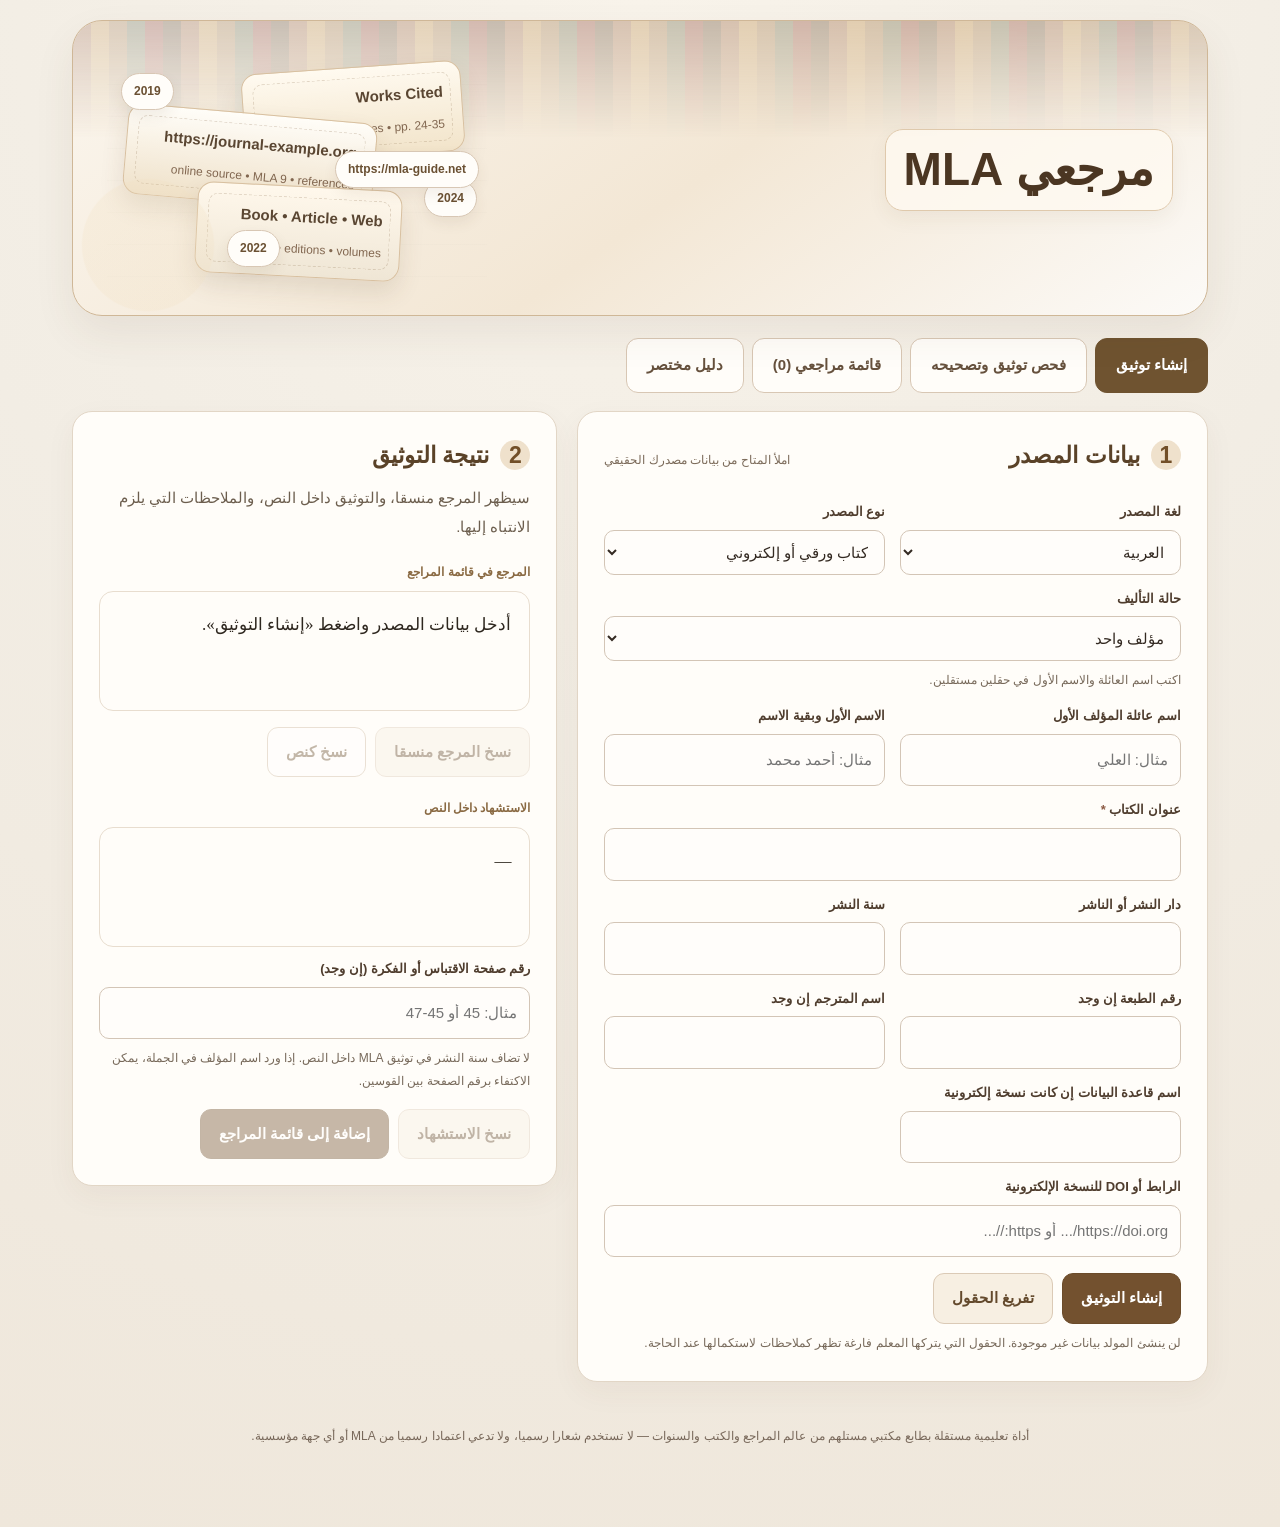
<file: index.html>
<!doctype html><html lang="ar" dir="rtl"><head><meta charset="utf-8"><meta name="viewport" content="width=device-width, initial-scale=1"><meta name="color-scheme" content="light"><title>مرجعي MLA</title><style>:root{--ink:#2e271f;--soft:#6c5e4e;--bg:#f2ede4;--cream:#fffdf8;--line:#d8c7b4;--lime:#d7c2a1;--lime2:#f7efe2;--green:#6f5330;--red:#8b5a43;--red-pale:#f9efe9;--gold:#b48a4f;--gold-pale:#fbf4e6}
*{box-sizing:border-box}
html{scroll-behavior:smooth}
body{margin:0;background:radial-gradient(circle at top,#f8f3ea 0,#f2ede4 45%,#efe7db 100%);color:var(--ink);font:15px/1.9 'Segoe UI',Tahoma,Arial,sans-serif}
button,input,textarea,select{font:inherit}
a{color:#6e4d26;text-underline-offset:3px}
button{cursor:pointer}
button:focus-visible,a:focus-visible,input:focus-visible,textarea:focus-visible,select:focus-visible{outline:3px solid #c8a66f;outline-offset:2px}
.wrap{max-width:1180px;margin:auto;padding:20px 22px 55px}
.hero{background:linear-gradient(145deg,#fbf6ee,#f3e7d5 55%,#fcfaf7);border:1px solid #cfb797;border-radius:30px;position:relative;overflow:hidden;padding:34px 34px 30px;margin-bottom:22px;box-shadow:0 18px 40px rgba(89,64,37,.08)}
.hero:before{content:'';position:absolute;top:0;left:0;right:0;height:118px;opacity:.28;background-image:repeating-linear-gradient(90deg,#8b5a43 0 18px,#b48a4f 18px 36px,#8f6b46 36px 54px,#55604c 54px 72px,#7a3232 72px 90px,#4d3b2f 90px 108px);mask-image:linear-gradient(#000,transparent)}
.hero:after{content:'';position:absolute;left:-35px;bottom:-40px;width:220px;height:220px;border-radius:50%;background:radial-gradient(circle,#f1dfbf 0,#f1dfbf 42%,transparent 43%);opacity:.23}
.hero>*{position:relative}
.eyebrow{font-weight:700;color:#85573c;font-size:13px;letter-spacing:.1px}
h1{font-size:clamp(30px,4.8vw,46px);line-height:1.3;color:#4b3622;margin:0}
h2{font-size:23px;line-height:1.5;margin:0 0 12px;color:#5a4228}
h3{font-size:18px;margin:0 0 11px;color:#65472f}
.hero p{font-size:15px;max-width:760px;margin:0;color:#655646}
.hero-grid{display:grid;grid-template-columns:1fr 380px;gap:24px;align-items:center;min-height:220px}.hero-copy{position:relative;z-index:1}.hero-copy h1{display:inline-block;background:rgba(255,250,242,.8);padding:10px 18px;border-radius:18px;border:1px solid #dfc9ac;box-shadow:0 8px 20px rgba(89,64,37,.06)}.hero-collage{position:relative;height:230px}.paper{position:absolute;background:linear-gradient(180deg,#fffaf0,#f2e4ca);border:1px solid #d8c0a0;border-radius:16px;box-shadow:0 12px 24px rgba(89,64,37,.12);padding:16px 18px;color:#5a4632}.paper:before{content:'';position:absolute;inset:10px;border:1px dashed rgba(123,93,58,.22);border-radius:10px}.paper strong,.paper small,.paper span{position:relative;z-index:1;display:block}.paper strong{font-size:15px;margin-bottom:6px}.paper small{font-size:12px;color:#826750}.paper.p1{width:220px;right:24px;top:12px;transform:rotate(-4deg)}.paper.p2{width:250px;left:18px;top:58px;transform:rotate(5deg);background:linear-gradient(180deg,#fffdf8,#efe1c9)}.paper.p3{width:205px;right:86px;bottom:8px;transform:rotate(3deg);background:linear-gradient(180deg,#fff8ec,#efe6d5)}.chip{position:absolute;background:#fffdf9;border:1px solid #d8c7b4;border-radius:999px;padding:6px 12px;font-size:12px;font-weight:700;color:#6a5032;box-shadow:0 6px 14px rgba(89,64,37,.08)}.chip.year1{left:14px;top:18px}.chip.year2{left:120px;bottom:18px}.chip.year3{right:10px;bottom:68px}.chip.url{right:8px;top:96px;max-width:170px;white-space:nowrap;overflow:hidden;text-overflow:ellipsis}.soft-lines{position:absolute;left:0;right:0;top:0;bottom:0;pointer-events:none;background-image:linear-gradient(transparent 0 92%,rgba(107,94,78,.06) 92% 94%,transparent 94%);background-size:100% 32px;opacity:.3}.badgelist{display:none}
.softbadge{display:none}
.topnav{display:flex;gap:8px;flex-wrap:wrap;margin-bottom:18px}
.tab{border:1px solid var(--line);background:#fffdf9;color:#66513d;padding:12px 20px;border-radius:12px;font-weight:700}
.tab[aria-selected=true]{background:#6f5330;color:#fff;border-color:#6f5330}
.panel{background:#fffdf9;border-radius:20px;border:1px solid #e2d6c6;box-shadow:0 10px 30px rgba(89,64,37,.05);padding:26px;margin-bottom:18px}
.panellead{color:var(--soft);margin:0 0 20px}
.two{display:grid;grid-template-columns:1.13fr .87fr;gap:20px;align-items:start}
.mini{font-size:12px;color:#7b6a59}
.formgrid{display:grid;grid-template-columns:1fr 1fr;gap:12px 15px}
.span2{grid-column:1/-1}
.field label{display:block;font-weight:700;font-size:13px;margin:0 0 5px;color:#4f3d2e}
.field input,.field select,.field textarea,textarea.large{width:100%;padding:11px 12px;border:1px solid #d3c5b6;border-radius:10px;background:#fffdfa;min-height:45px;color:#342a22;outline:none}
.field input:focus,.field select:focus,.field textarea:focus,textarea.large:focus{border-color:#a8824f;box-shadow:0 0 0 3px rgba(180,138,79,.17)}
.field textarea{resize:vertical;min-height:70px}
input[dir=ltr],textarea[dir=ltr]{text-align:left}
.subtle{background:#faf4eb;border:1px solid #eadbc9;border-radius:14px;padding:15px 17px;margin:15px 0}
.notice{border-right:4px solid #9d7640;background:#fcf5ea;padding:11px 15px;border-radius:9px;margin:12px 0;color:#5f4d3e;font-size:13px}
.warn{border-right-color:#b47e39;background:#fff7ea;color:#74572f}
.error{border-right-color:#a65b47;background:#fbefeb;color:#7a4337}
.tip{margin-top:8px;color:#77695a;font-size:12px}
.btnrow{display:flex;flex-wrap:wrap;gap:9px;margin-top:16px}
.btn{border:1px solid #6b4b2a;background:#73512f;color:white;border-radius:11px;padding:10px 18px;font-weight:700;min-height:42px}
.btn.secondary{color:#63492c;background:#f7efe2;border-color:#dbcab6}
.btn.outline{color:#6a5032;background:white;border-color:#cbb79f}
.btn.danger{background:#9a5848;border-color:#9a5848}
.btn:disabled{opacity:.4;cursor:not-allowed}
.resultbox{background:#fffdf9;border:1px solid #e8ddcf;padding:18px;border-radius:14px;min-height:120px;overflow-wrap:anywhere}
.resultbox p{margin:0 0 7px}
.citation{font-family:Georgia,'Times New Roman',Tahoma,serif;font-size:17px;line-height:1.8;white-space:normal;overflow-wrap:anywhere}
.citation em{font-style:italic}
[dir=rtl].citation{font-family:Tahoma,'Segoe UI',serif}
.kicker{font-weight:700;color:#8a6a43;font-size:12px;margin:8px 0 7px}
.issue{border-bottom:1px solid #ece1d4;padding:11px 0}
.issue:last-child{border-bottom:0}
.issue strong{display:block;font-size:14px}
.issue small{display:block;color:#6b5e51}
.state{display:inline-block;padding:3px 9px;border-radius:20px;font-size:11px;font-weight:700;background:#efe3d2;color:#684b2c}
.state.warning{background:#fff1db;color:#875e32}
.state.alert{background:#ffebe5;color:#9a493c}
.sectionhead{display:flex;gap:12px;align-items:center;justify-content:space-between;flex-wrap:wrap;margin:0 0 16px}
.help{background:#fcf9f3;border:1px solid #e8dece;border-radius:12px;padding:13px;font-size:13px;color:#5d5146}
.muted{color:#7d7063}
.entry{padding:16px;border:1px solid #e5daca;border-radius:13px;margin:12px 0;overflow-wrap:anywhere;background:#fffdfa}
.entry header{display:flex;justify-content:space-between;gap:12px;align-items:start}
.entry .citation{margin:12px 0 6px;font-size:16px}
.entry .btnrow{margin:8px 0 0}
.output-pair{display:grid;grid-template-columns:1fr;gap:13px}
.checklist{margin:0;padding-right:19px}
.checklist li{margin:5px 0}
.number{display:inline-flex;align-items:center;justify-content:center;border-radius:50%;width:30px;height:30px;background:#efe1cc;color:#724f28;font-weight:700;margin-left:5px}
hr{border:0;border-top:1px solid #eadfce;margin:20px 0}
.footer{text-align:center;font-size:12px;color:#78685a;margin:25px 0}
.visually-hidden{position:absolute;clip:rect(0,0,0,0);width:1px;height:1px;overflow:hidden}
.hidden{display:none!important}

@media(max-width:850px){.two{grid-template-columns:1fr}.formgrid{grid-template-columns:1fr 1fr}.hero-grid{grid-template-columns:1fr}.hero-collage{height:240px}}@media(max-width:620px){.wrap{padding:11px 11px 42px}.hero{padding:24px 16px}.hero-grid{gap:16px;min-height:auto}.hero-collage{height:250px}.paper.p1{right:8px;top:10px;width:185px}.paper.p2{left:8px;top:62px;width:210px}.paper.p3{right:50px;bottom:8px;width:175px}.chip.url{right:4px;top:92px;max-width:150px}.panel{padding:17px}.formgrid{grid-template-columns:1fr}.tab{flex:1 1 auto}.btnrow .btn{flex:1 1 auto}}
@media print{body{background:#fff}.noprint,.hero,.topnav,.footer{display:none!important}.wrap{padding:0;max-width:none}.panel{box-shadow:none;border:none}.entry{break-inside:avoid;border:none;padding:0}.citation{padding-left:1.2cm;text-indent:-1.2cm}@page{size:A4;margin:2cm}}</style></head><body>
<div class="wrap">
<header class="hero"><div class="hero-grid"><div class="hero-copy"><h1>مرجعي MLA</h1></div><div class="hero-collage" aria-hidden="true"><div class="soft-lines"></div><div class="paper p1"><strong>Works Cited</strong><small>archive notes • pp. 24-35</small></div><div class="paper p2"><strong>https://journal-example.org</strong><small>online source • MLA 9 • references</small></div><div class="paper p3"><strong>Book • Article • Web</strong><small>sources • editions • volumes</small></div><span class="chip year1">2019</span><span class="chip year2">2022</span><span class="chip year3">2024</span><span class="chip url">https://mla-guide.net</span></div></div></header>
<nav class="topnav noprint" role="tablist" aria-label="أقسام الأداة"><button class="tab" id="tab-create" data-tab="create" role="tab" aria-selected="true">إنشاء توثيق</button><button class="tab" id="tab-check" data-tab="check" role="tab" aria-selected="false">فحص توثيق وتصحيحه</button><button class="tab" id="tab-list" data-tab="list" role="tab" aria-selected="false">قائمة مراجعي <span id="count">(0)</span></button><button class="tab" id="tab-guide" data-tab="guide" role="tab" aria-selected="false">دليل مختصر</button></nav>
<section id="view-create" class="view"><div class="two"><div class="panel"><div class="sectionhead"><h2><span class="number">1</span> بيانات المصدر</h2><span class="mini">املأ المتاح من بيانات مصدرك الحقيقي</span></div><div class="formgrid"><div class="field"><label for="language">لغة المصدر</label><select id="language"><option value="ar">العربية</option><option value="en">الإنجليزية</option></select></div><div class="field"><label for="type">نوع المصدر</label><select id="type"><option value="book">كتاب ورقي أو إلكتروني</option><option value="journal">مقال في مجلة علمية</option><option value="web">صفحة في موقع إلكتروني</option><option value="chapter">فصل في كتاب محرر</option><option value="report">تقرير أو دليل مؤسسي</option><option value="thesis">رسالة جامعية أو أطروحة</option><option value="newspaper">مقال صحفي</option><option value="video">فيديو أو مادة مرئية</option><option value="lecture">محاضرة أو ورقة مؤتمر</option></select></div><div class="field span2"><label for="authorMode">حالة التأليف</label><select id="authorMode"><option value="one">مؤلف واحد</option><option value="two">مؤلفان</option><option value="many">3 مؤلفين فأكثر</option><option value="org">مؤلف مؤسسي (وزارة، أكاديمية، مؤسسة)</option><option value="none">لا يوجد مؤلف معروف</option></select><div class="tip" id="authorHint">اكتب اسم العائلة والاسم الأول في حقلين مستقلين.</div></div>
<div class="field" data-author="person"><label for="last1">اسم عائلة المؤلف الأول</label><input id="last1" placeholder="مثال: العلي"></div><div class="field" data-author="person"><label for="first1">الاسم الأول وبقية الاسم</label><input id="first1" placeholder="مثال: أحمد محمد"></div>
<div class="field" data-author="second"><label for="first2">الاسم الأول للمؤلف الثاني</label><input id="first2"></div><div class="field" data-author="second"><label for="last2">اسم عائلة المؤلف الثاني</label><input id="last2"></div>
<div class="field span2 hidden" data-author="org"><label for="org">اسم المؤسسة المؤلفة</label><input id="org" placeholder="مثال: وزارة التربية والتعليم"></div>
<div id="dynamicFields" class="span2 formgrid"></div>
</div><div class="btnrow"><button id="generate" class="btn">إنشاء التوثيق</button><button id="clearForm" class="btn secondary">تفريغ الحقول</button></div><div class="tip">لن ينشئ المولد بيانات غير موجودة. الحقول التي يتركها المعلم فارغة تظهر كملاحظات لاستكمالها عند الحاجة.</div></div>
<div class="panel"><h2><span class="number">2</span> نتيجة التوثيق</h2><p class="panellead">سيظهر المرجع منسقا، والتوثيق داخل النص، والملاحظات التي يلزم الانتباه إليها.</p><div class="kicker">المرجع في قائمة المراجع</div><div id="refOutput" class="resultbox citation" aria-live="polite">أدخل بيانات المصدر واضغط «إنشاء التوثيق».</div><div class="btnrow"><button id="copyRef" class="btn secondary" disabled>نسخ المرجع منسقا</button><button id="copyRefText" class="btn outline" disabled>نسخ كنص</button></div><div class="kicker" style="margin-top:20px">الاستشهاد داخل النص</div><div id="inlineOutput" class="resultbox citation" aria-live="polite">—</div><div class="field" style="margin-top:10px"><label for="citedPage">رقم صفحة الاقتباس أو الفكرة (إن وجد)</label><input id="citedPage" inputmode="text" placeholder="مثال: 45 أو 45-47"><div class="tip">لا تضاف سنة النشر في توثيق MLA داخل النص. إذا ورد اسم المؤلف في الجملة، يمكن الاكتفاء برقم الصفحة بين القوسين.</div></div><div class="btnrow"><button id="copyInline" class="btn secondary" disabled>نسخ الاستشهاد</button><button id="addEntry" class="btn" disabled>إضافة إلى قائمة المراجع</button></div><div id="genIssues" class="notice hidden"></div></div></div></section>
<section id="view-check" class="view hidden"><div class="two"><div class="panel"><h2>فحص التوثيق وتصحيحه</h2><p class="panellead">الصق مرجعا من قائمة المراجع أو استشهادا داخل النص. تفحص الأداة البنية الظاهرة وتعرض تصحيحا شكليا عند الإمكان، دون اختراع بيانات غير موجودة.</p><div class="formgrid"><div class="field"><label for="checkKind">ماذا تفحص؟</label><select id="checkKind"><option value="reference">مرجع في قائمة المراجع</option><option value="inline">استشهاد داخل النص</option></select></div><div class="field"><label for="checkLang">لغة المرجع</label><select id="checkLang"><option value="ar">العربية</option><option value="en">الإنجليزية</option></select></div><div class="field span2" id="checkTypeWrap"><label for="checkType">نوع المصدر</label><select id="checkType"><option value="book">كتاب</option><option value="journal">مقال علمي</option><option value="web">صفحة ويب</option><option value="chapter">فصل في كتاب</option><option value="report">تقرير أو دليل</option><option value="thesis">رسالة جامعية</option><option value="newspaper">مقال صحفي</option><option value="video">فيديو</option><option value="lecture">محاضرة أو مؤتمر</option></select></div><div class="field span2"><label for="checkText">التوثيق الذي تريد فحصه</label><textarea id="checkText" rows="6" placeholder="الصق المرجع أو الاستشهاد هنا..."></textarea></div><div class="field span2" id="compareWrap"><label for="compareId">اختياري: المقارنة بمرجع أنشأته سابقا</label><select id="compareId"><option value="">فحص شكلي عام دون مرجع مقارن</option></select><div class="tip">المقارنة ببيانات أصلية مدخلة في قسم الإنشاء تجعل التصحيح أدق.</div></div></div><div class="btnrow"><button id="runCheck" class="btn">افحص التوثيق</button><button id="loadCheckExample" class="btn secondary">عرض مثال فيه أخطاء</button></div></div><div class="panel"><h2>نتيجة الفحص</h2><div id="checkStatus" class="notice">أدخل التوثيق لعرض النتيجة.</div><div id="issuesBox"></div><div class="kicker" style="margin-top:18px">التصحيح المقترح</div><div id="corrected" class="resultbox citation">—</div><div class="btnrow"><button class="btn secondary" id="copyCorrection" disabled>نسخ التصحيح</button></div><div class="notice warn" style="margin-top:20px">الفحص آلي وقائم على قواعد واضحة، وليس تدقيقا لمصدر المنشور نفسه. عند عدم توفر اسم المؤلف أو البيانات الدقيقة أو تنسيق الخط الأصلي، قد يلزم الرجوع للمصدر أو مراجعة بشرية.</div></div></div></section>
<section id="view-list" class="view hidden"><div class="panel"><div class="sectionhead"><div><h2>قائمة المراجع التي أنشأتها</h2><p class="panellead">تُحفظ محليا في المتصفح على هذا الجهاز. يمكن تعديلها ونسخها وتصديرها.</p></div><div class="btnrow" style="margin:0"><button class="btn secondary" id="copyAll">نسخ قائمة المراجع</button><button class="btn outline" id="downloadDoc">تنزيل ملف Word</button><button class="btn outline" id="printList">طباعة / PDF</button></div></div><div class="notice">تُرتب المراجع العربية هجائيا فيما بينها، والإنجليزية هجائيا فيما بينها. راجع متطلبات الأكاديمية بشأن ترتيب القائمتين عند دمجهما في بحث واحد.</div><div id="listOutput"></div></div></section>
<section id="view-guide" class="view hidden"><div class="panel"><h2>كيف تستخدم الأداة؟</h2><div class="formgrid"><div class="subtle"><h3>إنشاء التوثيق</h3><p>اختر لغة المصدر ونوعه، ثم أدخل بياناته كما تظهر في المصدر، وحدد صفحة الاستشهاد عند الحاجة. انسخ المرجع منسقا وأضفه لقائمتك.</p></div><div class="subtle"><h3>فحص التوثيق</h3><p>الصق مرجعا أو استشهادا، وحدد نوعه ولغته، ثم اقرأ الأخطاء والتصحيح. المقارنة بمرجع محفوظ تمنح نتيجة أدق من فحص النص وحده.</p></div><div class="subtle"><h3>ضبط العربية والأرقام</h3><p>المصادر العربية بالعربية والإنجليزية بالإنجليزية. تحول الأرقام العربية الشرقية تلقائيا إلى 0–9. لا تحوِّل الأداة أسماء المؤلفين إلى حروف لاتينية.</p></div><div class="subtle"><h3>حالات تحتاج مراجعة</h3><p>نقص المؤلف أو تاريخ النشر أو أرقام الصفحات، وتفاصيل الأسماء المركبة أو المراجع متعددة الحاويات، وكذلك التحقق من صحة DOI/URL ومطابقة النص الأصلي.</p></div></div><hr><h3>أمثلة توضيحية افتراضية</h3><p>كتاب عربي: العلي، أحمد. <em>استراتيجيات التدريس الحديثة</em>. دار المعرفة، 2022. <span class="muted">(العلي 45)</span></p><p dir="ltr" style="text-align:left">English book: Brown, James. <em>Modern Teaching Strategies</em>. Oxford University Press, 2022. <span class="muted">(Brown 45)</span></p><div class="notice warn">الأمثلة للتقريب ولا تمثل مصادر محققة. يعمل المولد وفق القواعد العامة لـ MLA 9 مع سياسة اللغة والأرقام التي حُددت للتدريب، ولا يعد بديلا عن مراجعة المصدر الأصلي.</div></div></section>
<div class="footer">أداة تعليمية مستقلة بطابع مكتبي مستلهم من عالم المراجع والكتب والسنوات — لا تستخدم شعارا رسميا، ولا تدعي اعتمادا رسميا من MLA أو أي جهة مؤسسية.</div></div>
<script>'use strict';
const $=id=>document.getElementById(id);
const asText=s=>String(s??'').trim();
const esc=s=>String(s??'').replace(/[&<>"']/g,c=>({'&':'&amp;','<':'&lt;','>':'&gt;','"':'&quot;',"'":'&#39;'}[c]));
const western=s=>String(s??'').replace(/[٠-٩]/g,d=>String('٠١٢٣٤٥٦٧٨٩'.indexOf(d))).replace(/[۰-۹]/g,d=>String('۰۱۲۳۴۵۶۷۸۹'.indexOf(d)));
const clean=s=>western(asText(s)).replace(/\s+/g,' ');
const end=s=>/[.!?؟]$/.test(s)?s:s+'.';
const stripEnd=s=>s.replace(/[.!؟?]+$/,'').trim();
const htmlText=s=>{const node=document.createElement('div');node.innerHTML=s;return node.textContent||''};
const qtitle=s=>{s=clean(s);return `“${esc(/[؟?!]$/.test(s)?s:stripEnd(s)+'.')}”`};
const italic=s=>`<em>${esc(stripEnd(s))}</em>`;
const nameList={ar:{book:'كتاب',journal:'مقال في مجلة',web:'صفحة ويب',chapter:'فصل كتاب',report:'تقرير',thesis:'رسالة جامعية',newspaper:'مقال صحفي',video:'فيديو',lecture:'محاضرة'},en:{}};
const layout={
book:[['title','عنوان الكتاب',1],['publisher','دار النشر أو الناشر',0],['year','سنة النشر',0],['edition','رقم الطبعة إن وجد',0],['translator','اسم المترجم إن وجد',0],['database','اسم قاعدة البيانات إن كانت نسخة إلكترونية',0],['url','الرابط أو DOI للنسخة الإلكترونية',0]],
journal:[['title','عنوان المقال العلمي',1],['container','اسم المجلة العلمية',1],['volume','رقم المجلد',0],['issue','رقم العدد',0],['year','سنة النشر',0],['pages','مدى صفحات المقال (مثال: 22-45)',0],['database','اسم قاعدة البيانات إن وجد',0],['url','DOI أو رابط المقال',0]],
web:[['title','عنوان صفحة الويب أو المقال',1],['container','اسم الموقع الإلكتروني',1],['publisher','الجهة الناشرة إذا اختلفت عن الموقع والمؤلف',0],['date','تاريخ النشر (يمكن كتابة 2024-05-12)',0],['url','رابط الصفحة المباشر',0],['accessed','تاريخ الاطلاع إن لزم',0]],
chapter:[['title','عنوان الفصل',1],['container','عنوان الكتاب الذي يضم الفصل',1],['editor','اسم محرر الكتاب إن وجد',0],['publisher','دار النشر',0],['year','سنة النشر',0],['pages','صفحات الفصل',0],['url','الرابط أو DOI إن وجد',0]],
report:[['title','عنوان التقرير أو الدليل',1],['publisher','الجهة الناشرة',0],['year','سنة النشر',0],['reportNo','رقم التقرير إن وجد',0],['url','الرابط المباشر للتقرير إن وجد',0]],
thesis:[['title','عنوان الرسالة أو الأطروحة',1],['year','سنة الإجازة أو النشر',0],['university','اسم الجامعة',1],['degree','نوع الرسالة (ماجستير / دكتوراه)',0],['url','رابط المستودع الجامعي إن وجد',0]],
newspaper:[['title','عنوان المقال الصحفي',1],['container','اسم الصحيفة',1],['date','تاريخ النشر',0],['pages','الصفحة أو الصفحات إن وجدت',0],['url','الرابط في النسخة الإلكترونية إن وجد',0]],
video:[['title','عنوان الفيديو',1],['container','المنصة أو الموقع (مثل YouTube)',1],['uploader','ناشر الفيديو أو اسم القناة إن كان مختلفا',0],['date','تاريخ النشر',0],['url','رابط الفيديو',0]],
lecture:[['title','عنوان المحاضرة أو الورقة',1],['container','اسم المؤتمر أو المناسبة',0],['date','تاريخ المحاضرة',0],['venue','مكان انعقاد المناسبة',0],['city','المدينة إن وجدت',0],['url','رابط المادة إن وجد',0]]
};
const info={
ar:{publisher:'الناشر',date:'تاريخ النشر',missingTitle:'أدخل عنوان المصدر.',title:'العنوان',container:'اسم الوعاء / المجلة / الموقع',et:'وآخرون',and:'و',vol:'مج.',no:'ع.',pp:'ص ص.',p:'ص.',edited:'تحرير',translated:'ترجمة',edition:'الطبعة',uploaded:'نشره',accessed:'تاريخ الاطلاع',masters:'رسالة ماجستير',phd:'أطروحة دكتوراه'},
en:{publisher:'Publisher',date:'Publication date',missingTitle:'Enter a source title.',title:'Title',container:'Container / journal / website',et:'et al.',and:'and',vol:'vol.',no:'no.',pp:'pp.',p:'p.',edited:'edited by',translated:'translated by',edition:'ed.',uploaded:'uploaded by',accessed:'Accessed',masters:'Master’s thesis',phd:'PhD dissertation'}};
const dateAr=['يناير','فبراير','مارس','أبريل','مايو','يونيو','يوليو','أغسطس','سبتمبر','أكتوبر','نوفمبر','ديسمبر'];
const dateEn=['Jan.','Feb.','Mar.','Apr.','May','June','July','Aug.','Sept.','Oct.','Nov.','Dec.'];
let saved=[];let generated=null;let lastCorrection=null;let editingId=null;
try{saved=JSON.parse(localStorage.getItem('mla-generator-qrta-v1')||'[]');if(!Array.isArray(saved))saved=[]}catch(e){saved=[]}
const store=()=>{try{localStorage.setItem('mla-generator-qrta-v1',JSON.stringify(saved))}catch(e){alert('تعذر حفظ البيانات في المتصفح. يمكنك نسخ المرجع مباشرة.')}};
const read=id=>clean($(id)?.value||'');
function dateFormat(raw,lang){let s=clean(raw);let m=s.match(/^(\d{4})-(\d{2})-(\d{2})$/);if(m){let n=Number(m[2]);if(n>=1&&n<=12)return lang==='ar'?`${Number(m[3])} ${dateAr[n-1]} ${m[1]}`:`${Number(m[3])} ${dateEn[n-1]} ${m[1]}`;}return s}
function authorMeta(d){const i=info[d.lang];let lead='',prefix='',warnings=[];if(d.mode==='none'){return {lead:'',prefix:'',warnings}}if(d.mode==='org'){
 let org=d.org;if(!org){warnings.push('أدخل اسم المؤسسة المؤلفة، أو اختر عدم وجود مؤلف إن كان ذلك هو الواقع.');return{lead:'',prefix:'',warnings}}
 lead=org;prefix=(org.toLocaleLowerCase()===clean(d.publisher).toLocaleLowerCase()||org.toLocaleLowerCase()===clean(d.container).toLocaleLowerCase())?'':end(esc(org))+' ';return{lead,prefix,warnings}
}
let a=clean(d.last1),b=clean(d.first1);if(!a){warnings.push('لم يُدخل اسم عائلة المؤلف الأول؛ راجع بطاقة المصدر.');return{lead:'',prefix:'',warnings}}
let n=d.lang==='ar'?`${a}${b?'، '+b:''}`:`${a}${b?', '+b:''}`;
if(!b)warnings.push('أدخل الاسم الأول للمؤلف الأول عند توفره.');
if(d.mode==='two'){
 let sec=[clean(d.first2),clean(d.last2)].filter(Boolean).join(' ');
 if(!sec)warnings.push('المصدر محدد بأنه لمؤلفين، لكن اسم المؤلف الثاني غير مكتمل.');
 n+=d.lang==='ar'?`، و${sec}`:`, and ${sec}`;lead=d.lang==='ar'?`${a} و${clean(d.last2)}`:`${a} and ${clean(d.last2)}`;
}else if(d.mode==='many'){n+=d.lang==='ar'?'، وآخرون':', et al.';lead=`${a} ${i.et}`;}else lead=a;
return{lead,prefix:end(esc(n))+' ',warnings};}
function postlabel(s,lang){return lang==='ar'?s.split(/\s/).filter(Boolean).join(' '):s}
function locator(d){let link=d.url; if(!link)return'';if(/^10\.\d{4,9}\//.test(link))link='https://doi.org/'+link;else if(/^doi:\s*10\./i.test(link))link='https://doi.org/'+link.replace(/^doi:\s*/i,'');else if(/^doi\.org\//i.test(link))link='https://'+link;return esc(link)}
function pageRange(raw,lang,oneOnly=false){let p=clean(raw);if(!p)return'';let mult=/[–—-]|,/.test(p);let sym=oneOnly&&!mult?'':mult?info[lang].pp:info[lang].p;return`${sym} ${esc(p)}`.trim()}
function edition(v,lang){if(!v)return'';let raw=clean(v);if(lang==='ar')return`${info.ar.edition} ${esc(raw)}`;if(/\bed\.?$/i.test(raw))return esc(raw);if(/^\d+$/.test(raw)){const n=Number(raw),tail=n%100>=11&&n%100<=13?'th':n%10===1?'st':n%10===2?'nd':n%10===3?'rd':'th';return `${raw}${tail} ed.`}return `${esc(raw)} ed.`;}
function joined(x){return x.filter(Boolean).join(', ')}
function endPeriod(str){return /[.!؟?]$/.test(str)?str:str+'.'}
function buildCitation(d){const i=info[d.lang],a=authorMeta(d),warn=[...a.warnings],loc=locator(d);const prefix=a.prefix;const join=xs=>xs.filter(Boolean).join(d.lang==='ar'?'، ':', ');let html='';
if(!d.title){return{html:'',plain:'',inline:'',warnings:[i.missingTitle]}}
const shortTitle=d.title.split(/\s+/).slice(0,4).join(' ')+(d.title.split(/\s+/).length>4?'…':'');
let work=qtitle(d.title),whole=italic(d.title),cont=d.container?italic(d.container):'';
if(['book','report','thesis'].includes(d.type))work=whole;
function pos(t){return t?esc(t):''};
if(d.type==='book'){
 const more=[d.translator?`${i.translated} ${pos(d.translator)}`:'',edition(d.edition,d.lang),pos(d.publisher),pos(d.year)];
 html=prefix+whole+'. '+(join(more)?join(more)+'.':'');
 if(d.database||loc)html+=' '+(join([d.database?italic(d.database):'',loc])||'')+'.';
 if(!d.publisher)warn.push('راجع اسم الناشر في بيانات الكتاب، وأدرجه إن كان متاحا.');if(!d.year)warn.push('لم تدخل سنة النشر؛ تحقق من بيانات الكتاب.');
}else if(d.type==='journal'){
 let middle=join([cont,d.volume?`${i.vol} ${esc(d.volume)}`:'',d.issue?`${i.no} ${esc(d.issue)}`:'',pos(d.year),pageRange(d.pages,d.lang,true)]);
 html=prefix+work+' '+endPeriod(middle);
 if(d.database||loc)html+=' '+join([d.database?italic(d.database):'',loc])+'.';
 if(!d.container)warn.push('اسم المجلة العلمية من البيانات الأساسية التي تحتاج استكمالا.');
 if(!d.year)warn.push('راجع سنة نشر المقال.');
 if(!d.pages)warn.push('إذا كان للمقال مدى صفحات، أدرجه في قائمة المراجع.');
}else if(d.type==='web'){
 let pub=d.publisher&&d.publisher!==d.container&&d.publisher!==d.org?pos(d.publisher):'';
 let middle=join([cont,pub,dateFormat(d.date,d.lang),loc]);
 html=prefix+work+' '+endPeriod(middle);
 if(d.accessed)html+=' '+`${i.accessed} ${esc(dateFormat(d.accessed,d.lang))}.`;
 if(!d.container)warn.push('راجع اسم الموقع الذي يحتوي الصفحة.');if(!loc)warn.push('رابط الصفحة المباشر مهم في توثيق صفحات الويب.');
 if(!d.date&&!d.accessed)warn.push('لم يظهر تاريخ نشر أو اطلاع؛ ابحث عن تاريخ النشر أولا، ويمكن ذكر تاريخ الاطلاع عند الحاجة.');
}else if(d.type==='chapter'){
 let middle=join([cont,d.editor?`${i.edited} ${pos(d.editor)}`:'',pos(d.publisher),pos(d.year),pageRange(d.pages,d.lang,true),loc]);
 html=prefix+work+' '+endPeriod(middle);
 if(!d.container)warn.push('أضف عنوان الكتاب الذي يحتوي الفصل.');
 if(!d.pages)warn.push('تحقق من مدى صفحات الفصل إن كانت متاحة.');
}else if(d.type==='report'){
 let middle=join([pos(d.reportNo),pos(d.publisher),pos(d.year),loc]);html=prefix+whole+'. '+(middle?middle+'.':'');
 if(!d.publisher&&!d.org)warn.push('حدد المؤسسة الناشرة إن كانت متاحة.');
}else if(d.type==='thesis'){
 let deg=d.degree;
 if(/ماجستير/.test(deg))deg=i.masters;else if(/دكتوراه/.test(deg))deg=i.phd;
 let yearPart=d.year?esc(d.year)+'. ':'';
 let middle=join([pos(d.university),pos(deg),loc]);
 html=prefix+whole+'. '+yearPart+(middle?middle+'.':'');
 if(!d.university)warn.push('اسم الجامعة مطلوب لتحديد مصدر الرسالة الجامعية.');
}else if(d.type==='newspaper'){
 let mid=join([cont,dateFormat(d.date,d.lang),pageRange(d.pages,d.lang,false),loc]);html=prefix+work+' '+endPeriod(mid);
 if(!d.container)warn.push('أدخل اسم الصحيفة.');
}else if(d.type==='video'){
 let mid=join([cont,d.uploader?`${i.uploaded} ${pos(d.uploader)}`:'',dateFormat(d.date,d.lang),loc]);html=prefix+work+' '+endPeriod(mid);
 if(!d.container)warn.push('أدخل اسم المنصة أو موقع الفيديو.');
}else if(d.type==='lecture'){
 let mid=join([cont,dateFormat(d.date,d.lang),pos(d.venue),pos(d.city),loc]);html=prefix+work+' '+endPeriod(mid);
 if(!d.container)warn.push('أدخل اسم المناسبة أو المؤتمر إن وجد.');
}
html=html.replace(/\s+/g,' ').replace(/\s+\./g,'.').trim();
let noAuthor=!a.prefix;let isWhole=['book','report','thesis'].includes(d.type);let lead=a.lead&&!noAuthor?a.lead:(isWhole?shortTitle:`“${shortTitle}”`);
let inline=`(${lead}${d.citedPage?' '+clean(d.citedPage):''})`;
let inlineHtml=noAuthor&&isWhole?`(<em>${esc(shortTitle)}</em>${d.citedPage?' '+esc(clean(d.citedPage)):''})`:esc(inline);
if(d.lang==='ar')inline=western(inline);
if(d.type==='journal'&&d.url&&/^10\.\d/.test(d.url))warn.push('تم تحويل DOI إلى رابط https://doi.org/ تلقائيا.');
if(d.url&&!(loc.startsWith('https://')||loc.startsWith('http://'))&&!/www\./.test(loc))warn.push('راجع صياغة الرابط أو DOI؛ يجب أن يدل على المصدر الصحيح.');
return{html,plain:htmlText(html),inline,inlineHtml,warnings:warn.filter(Boolean)};
}
function loadDynamic(reset=false){let type=$('type').value,lang=$('language').value,defs=layout[type];let old={};if(!reset)document.querySelectorAll('#dynamicFields input').forEach(i=>old[i.id.replace('f_','')]=i.value);$('dynamicFields').innerHTML=defs.map(([key,label,required])=>`<div class="field ${key==='title'||key==='container'||key==='url'?'span2':''}"><label for="f_${key}">${label}${required?' <span style="color:var(--red)">*</span>':''}</label><input id="f_${key}" data-key="${key}" placeholder="${key==='date'?'مثال: 2024-05-12':key==='url'?'https://doi.org/... أو https://...':''}" value="${esc(old[key]??'')}"></div>`).join('');if(lang==='en'){
 const translated={title:'Title of source',publisher:'Publisher',year:'Publication year',date:'Publication date',container:'Journal / website / container title',volume:'Volume',issue:'Issue',pages:'Page range',editor:'Editor',edition:'Edition',translator:'Translator',database:'Database',accessed:'Access date',university:'University',degree:'Degree',uploader:'Uploader',venue:'Venue',city:'City',reportNo:'Report number',url:'URL or DOI'};
 document.querySelectorAll('#dynamicFields label').forEach(label=>{let k=label.htmlFor.replace('f_','');label.innerHTML=(translated[k]||label.textContent)+((defs.find(f=>f[0]===k)||[])[2]?' <span style="color:var(--red)">*</span>':'')});
}}
function authorFields(){let m=$('authorMode').value;document.querySelectorAll('[data-author=person]').forEach(x=>x.classList.toggle('hidden',m==='org'||m==='none'));document.querySelectorAll('[data-author=second]').forEach(x=>x.classList.toggle('hidden',m!=='two'));document.querySelectorAll('[data-author=org]').forEach(x=>x.classList.toggle('hidden',m!=='org'));
 $('authorHint').textContent=m==='many'?'اكتب بيانات المؤلف الأول؛ ستظهر عبارة «وآخرون» أو et al. في التوثيق.':m==='two'?'اكتب اسمَي المؤلفين.':m==='org'?'إذا كانت المؤسسة هي المؤلف والناشر نفسه، يطبق المولد قاعدة حذف تكرار المؤلف.':m==='none'?'يبدأ المرجع بعنوان المصدر عند عدم وجود مؤلف معروف.':'اكتب اسم العائلة والاسم الأول في حقلين مستقلين.';
}
function dataFromForm(){let d={lang:$('language').value,type:$('type').value,mode:$('authorMode').value,first1:read('first1'),last1:read('last1'),first2:read('first2'),last2:read('last2'),org:read('org'),citedPage:read('citedPage')};document.querySelectorAll('#dynamicFields input').forEach(x=>d[x.dataset.key]=clean(x.value));return d;}
function showGenerated(){let d=dataFromForm(),out=buildCitation(d);if(!d.title){$('refOutput').textContent='يرجى إدخال عنوان المصدر أولا.';$('inlineOutput').textContent='—';$('genIssues').classList.remove('hidden');$('genIssues').textContent='عنوان المصدر مطلوب لإنشاء مرجع صالح.';generated=null;setEnabled(false);return}
 generated={d,out};$('refOutput').innerHTML=out.html;$('refOutput').dir=d.lang==='ar'?'rtl':'ltr';$('inlineOutput').innerHTML=out.inlineHtml;$('inlineOutput').dir=d.lang==='ar'?'rtl':'ltr';
 $('genIssues').classList.toggle('hidden',!out.warnings.length);$('genIssues').innerHTML=out.warnings.length?'<b>تنبيهات قبل اعتماد المرجع:</b><ul class="checklist">'+out.warnings.map(x=>`<li>${esc(x)}</li>`).join('')+'</ul>':'';
 setEnabled(true);
}
function setEnabled(on){for(let k of ['copyRef','copyRefText','copyInline','addEntry'])$(k).disabled=!on;}
function setTab(t){document.querySelectorAll('.view').forEach(v=>v.classList.toggle('hidden',v.id!==`view-${t}`));document.querySelectorAll('[data-tab]').forEach(b=>b.setAttribute('aria-selected',String(b.dataset.tab===t)));if(t==='list')renderList();if(t==='check')populateCompare();window.scrollTo({top:0,behavior:'smooth'})}
async function copyPlain(str){try{await navigator.clipboard.writeText(str)}catch(e){let t=document.createElement('textarea');t.value=str;document.body.appendChild(t);t.select();document.execCommand('copy');t.remove()}toast('تم النسخ')}
async function copyHTML(html){let plain=htmlText(html);try{if(navigator.clipboard.write&&window.ClipboardItem){await navigator.clipboard.write([new ClipboardItem({'text/html':new Blob([`<div>${html}</div>`],{type:'text/html'}),'text/plain':new Blob([plain],{type:'text/plain'})})]);toast('تم نسخ التوثيق منسقا');return}}catch(e){}const el=document.createElement('div');el.innerHTML=html;el.contentEditable='true';el.style.cssText='position:fixed;left:-9999px;';document.body.appendChild(el);let sel=getSelection(),r=document.createRange();r.selectNodeContents(el);sel.removeAllRanges();sel.addRange(r);try{document.execCommand('copy');toast('تم النسخ')}catch(e){await copyPlain(plain)}sel.removeAllRanges();el.remove()}
function toast(msg){let t=$('toast');if(!t){t=document.createElement('div');t.id='toast';t.style.cssText='position:fixed;bottom:25px;left:20px;background:#2f5539;color:white;border-radius:12px;padding:11px 19px;z-index:9999;box-shadow:0 7px 16px #0002';document.body.appendChild(t)}t.textContent=msg;t.hidden=false;clearTimeout(t._timeout);t._timeout=setTimeout(()=>t.hidden=true,2100)}
function newID(){return 'src_'+Date.now().toString(36)+'_'+Math.random().toString(36).slice(2,8)}
function addToList(){if(!generated)return;let entry={id:editingId||newID(),data:structuredClone(generated.d)};let at=saved.findIndex(x=>x.id===entry.id);if(at>=0)saved[at]=entry;else saved.push(entry);editingId=null;store();renderList();toast('حُفظ المرجع في القائمة')}
function renderList(){ $('count').textContent=`(${saved.length})`;let el=$('listOutput');if(!saved.length){el.innerHTML='<div class="subtle">لا توجد مراجع محفوظة حتى الآن. استخدم «إنشاء توثيق» ثم «إضافة إلى قائمة المراجع».</div>';return}
 let groups=[['ar','المصادر العربية'],['en','English sources']];el.innerHTML=groups.map(([lang,title])=>{let items=saved.filter(x=>x.data.lang===lang).sort((a,b)=>{
 let a1=authorMeta(a.data).lead||a.data.title,b1=authorMeta(b.data).lead||b.data.title;return a1.localeCompare(b1,lang,{sensitivity:'base'})});if(!items.length)return'';return `<h3>${title}</h3>${items.map(x=>{let result=buildCitation(x.data);return`<article class="entry" dir="${lang==='ar'?'rtl':'ltr'}"><header><span class="mini">${nameList.ar[x.data.type]}</span><span class="mini">${lang==='ar'?'عربي':'English'}</span></header><div class="citation">${result.html}</div><div class="mini">داخل النص: ${result.inlineHtml}</div><div class="btnrow noprint" dir="rtl"><button class="btn secondary" data-action="copy" data-id="${x.id}">نسخ</button><button class="btn outline" data-action="edit" data-id="${x.id}">تعديل</button><button class="btn outline" data-action="check" data-id="${x.id}">فحص</button><button class="btn danger" data-action="delete" data-id="${x.id}">حذف</button></div></article>`}).join('')}`}).join('');populateCompare();}
function dataToForm(d){$('language').value=d.lang;$('type').value=d.type;$('authorMode').value=d.mode;loadDynamic();authorFields();for(const k of ['first1','last1','first2','last2','org','citedPage'])$(k).value=d[k]||'';document.querySelectorAll('#dynamicFields input').forEach(x=>x.value=d[x.dataset.key]||'');showGenerated();}
function listActions(e){let b=e.target.closest('[data-action]');if(!b)return;let x=saved.find(z=>z.id===b.dataset.id);if(!x)return;let action=b.dataset.action;if(action==='copy'){copyHTML(buildCitation(x.data).html);return}if(action==='edit'){editingId=x.id;dataToForm(x.data);setTab('create');toast('افتح الحقول وعدلها ثم احفظ المرجع');return}if(action==='delete'){if(confirm('هل تريد حذف هذا المرجع من القائمة المحلية؟')){saved=saved.filter(y=>y.id!==x.id);store();renderList()}return}if(action==='check'){setTab('check');$('checkLang').value=x.data.lang;$('checkType').value=x.data.type;$('checkText').value=buildCitation(x.data).plain;$('compareId').value=x.id;runCheck();}}
function populateCompare(){let current=$('compareId').value;$('compareId').innerHTML='<option value="">فحص شكلي عام دون مرجع مقارن</option>'+saved.map(x=>`<option value="${x.id}">${esc(x.data.title||'بدون عنوان')} — ${x.data.lang==='ar'?'عربي':'English'}</option>`).join('');if(saved.some(x=>x.id===current))$('compareId').value=current;}
function cleanComparable(s){return western(htmlText(String(s)).replace(/[“”„«»]/g,'"').replace(/\s+/g,' ').replace(/\s+([,،.])/g,'$1').trim()).replace(/[.]+$/,'').toLowerCase()}
function checking(){let raw=$('checkText').value.trim(),lang=$('checkLang').value,kind=$('checkKind').value,type=$('checkType').value,issues=[];if(!raw){$('checkStatus').textContent='يرجى لصق التوثيق المراد فحصه.';$('issuesBox').innerHTML='';$('corrected').textContent='—';$('copyCorrection').disabled=true;return}let text=western(raw).replace(/[ \t]+/g,' ').replace(/\s*\n\s*/g,' '),formatted=esc(text),matched=false;
const push=(severity,label,detail)=>issues.push({severity,label,detail});
if(raw!==western(raw))push('alert','شكل الأرقام','استبدلت الأرقام العربية الشرقية ١٢٣ والأرقام الفارسية بأرقام 123 في التصحيح المقترح.');
if(/et\.\s*al\./i.test(text)){text=text.replace(/et\.\s*al\./gi,'et al.');push('alert','صياغة المؤلفين المتعددين','الصيغة الصحيحة هي et al. دون نقطة بعد et.');}
if(/\s&\s/.test(text)){text=text.replace(/\s&\s/g,lang==='ar'?' و ':' and ');push('alert','الربط بين المؤلفين','في MLA يستخدم and في الإنجليزية، والواو بالعربية، بدلا من & بين أسماء المؤلفين.');}
if(kind==='inline'){
 let m=text.match(/^\(([\s\S]+?)[,،]\s*((?:19|20)\d{2})\s*[,،]?\s*(?:(?:p|pp)\.\s*|ص\.?\s*)?(\d+(?:[-–]\d+)?)?\)$/i);
 if(m){text=`(${m[1].trim()}${m[3]?' '+m[3]:''})`;push('alert','نمط APA داخل النص','أزلت سنة النشر والفواصل المحيطة بها؛ استشهاد MLA يعتمد عادة على المؤلف ورقم الصفحة.');}
 if(/^\([^()]+\)$/.test(text)){
 let z=text.slice(1,-1).replace(/\s*(?:[,،]\s*)?(?:p|pp)\.\s*(\d+)$/i,' $1').replace(/\s*(?:[,،]\s*)?ص\.?\s*(\d+)$/,' $1');text='('+z+')';
 }
 if(!/^\([^)]+\)$/.test(text))push('warning','شكل الاستشهاد','يُتوقع أن يظهر الاستشهاد بين قوسين في الحالات المعتادة؛ تحقق من سياقه داخل الجملة.');
 if(/\(.*(?:19|20)\d{2}.*\)/.test(text))push('warning','ظهور السنة','تحقق من أن السنة ليست جزءا من عنوان العمل؛ تُستبعد سنوات النشر عادة من استشهاد MLA داخل النص.');
}else{
 if(/\(\s*(?:19|20)\d{2}\s*\)/.test(text))push('alert','ترتيب سنة النشر','السنة بين قوسين علامة شائعة لنمط APA؛ يلزم وضعها في موضعها وفق نوع المصدر. لا يمكن إعادة ترتيب العناصر تلقائيا دون معرفة بيانات المصدر.');
 if(/\b(?:vol|volume)\.?\s*\d+\s*\(\d+\)/i.test(text)&&type==='journal')push('warning','المجلد والعدد','استخدم الفصل بين المجلد والعدد، مثل vol. 5, no. 2، بدلا من 5(2).');
 if(/\b(?:Retrieved from|استرجع من)\b/i.test(text))push('warning','عبارات الاسترجاع','لا تستخدم صياغة APA مثل Retrieved from افتراضيا؛ راجع موضع الرابط في MLA.');
 if(/\bdoi:\s*(10\.\d{4,9}\/\S+)/i.test(text)){text=text.replace(/\bdoi:\s*(10\.\d{4,9}\/\S+)/gi,(_,doi)=>'https://doi.org/'+doi.replace(/\.$/,''));push('alert','صياغة DOI','حُول رقم DOI إلى رابط مباشر https://doi.org/… مع الحفاظ على الرقم نفسه.');}
 if(/\b(?:19|20)\d{2}\b/.test(text)===false)push('warning','سنة النشر','لم أتعرف على سنة نشر واضحة. إذا كان المصدر مؤرخا، أدرج السنة في موضعها المناسب.');
 if(['journal','web','newspaper','chapter'].includes(type)&&!/[“”"«»]/.test(text))push('warning','عنوان المصدر القصير','راجع وضع عنوان المقال أو الصفحة أو الفصل بين علامتي تنصيص؛ لا يمكن تحديد بداية العنوان ونهايته من النص وحده.');
 if(type==='journal'&&!/(?:vol\.|مج\.?)/i.test(text))push('warning','رقم المجلد','راجع رقم المجلد إذا كان منشورا في المجلة؛ قد لا يكون متاحا لجميع المراجع.');
 if(type==='book'||type==='thesis'||type==='report')push('info','الخط المائل','تأكد أن عنوان العمل المستقل يظهر بخط مائل في Word؛ النص الملصق لا يكشف دائما التنسيق الأصلي.');
 if(text&&!/[.!؟]$/.test(text)){text+='.';push('alert','نقطة النهاية','أضيفت نقطة إنهاء المرجع.');}
}
let compare=saved.find(x=>x.id===$('compareId').value);
if(compare){let c=buildCitation(compare.data);if(compare.data.lang!==lang||compare.data.type!==type)push('warning','بيانات المقارنة','لغة المرجع أو نوعه لا يطابقان بيانات المصدر المحفوظ.');
let expected=kind==='inline'?c.inline:c.plain;
if(cleanComparable(raw)!==cleanComparable(expected))push('alert','عدم التطابق مع المصدر المحفوظ','يوجد اختلاف بين النص الملصق والمرجع الناتج من بيانات المصدر التي أدخلتها سابقا. استُخدم المرجع المولد كتَصحيح مقترح.');else push('info','التطابق الشكلي','النص يطابق الصيغة المولدة من البيانات المحفوظة بعد تجاهل فروق طفيفة في الفراغات وعلامات الاقتباس.');
text=expected;formatted=kind==='inline'?c.inlineHtml:c.html;matched=true;
}else formatted=esc(text);
let hard=issues.filter(x=>x.severity==='alert').length,soft=issues.filter(x=>x.severity==='warning').length;
let lbl=matched?'تمت المقارنة مع بيانات المصدر المحفوظة':hard?'توجد أخطاء شكلية قابلة للتصحيح':soft?'توجد نقاط تحتاج مراجعة':'لم تظهر أخطاء في الفحوص الشكلية المحدودة';
$('checkStatus').className='notice '+(hard?'error':soft?'warn':'');$('checkStatus').textContent=lbl+'. لا يعني ذلك التحقق من صحة المصدر أو اكتمال بياناته.';
$('issuesBox').innerHTML=issues.length?issues.map(x=>`<div class="issue"><strong><span class="state ${x.severity==='alert'?'alert':x.severity==='warning'?'warning':''}">${x.severity==='alert'?'تصحيح':x.severity==='warning'?'مراجعة':'معلومة'}</span> ${esc(x.label)}</strong><small>${esc(x.detail)}</small></div>`).join(''):'<div class="issue"><small>لم تكشف القواعد المتاحة أخطاء محددة. استكمل التحقق من البيانات والمائل والتطابق مع المصدر.</small></div>';
$('corrected').innerHTML=formatted;$('corrected').dir=lang==='ar'?'rtl':'ltr';$('copyCorrection').disabled=false;lastCorrection={html:formatted,plain:text};
}
function downloadDoc(){if(!saved.length){alert('لا توجد مراجع لتنزيلها.');return}const entries=[...saved].sort((a,b)=>a.data.lang===b.data.lang?(authorMeta(a.data).lead||a.data.title).localeCompare(authorMeta(b.data).lead||b.data.title,a.data.lang):a.data.lang==='ar'?-1:1);
let paragraphs=entries.map(x=>`<p lang="${x.data.lang}" dir="${x.data.lang==='ar'?'rtl':'ltr'}" style="margin:0 0 11pt 0;line-height:1.7;text-indent:-.4in;${x.data.lang==='ar'?'padding-right:.4in':'padding-left:.4in'}">${buildCitation(x.data).html}</p>`).join('');let doc=`<!doctype html><html lang="ar" dir="rtl"><head><meta charset="utf-8"><title>قائمة المراجع MLA</title></head><body style="font-family:Arial,serif;font-size:12pt"><h1 style="font-size:16pt">قائمة المراجع / Works Cited</h1>${paragraphs}</body></html>`;
let blob=new Blob(['\ufeff'+doc],{type:'application/msword'});let link=document.createElement('a');link.href=URL.createObjectURL(blob);link.download='MLA_Works_Cited.doc';link.click();setTimeout(()=>URL.revokeObjectURL(link.href),1500)}
function init(){loadDynamic();authorFields();$('language').addEventListener('change',()=>{loadDynamic();if(generated)showGenerated()});$('type').addEventListener('change',()=>{loadDynamic(true);setEnabled(false);generated=null;$('refOutput').textContent='أدخل بيانات نوع المصدر الجديد ثم اضغط «إنشاء التوثيق».';$('inlineOutput').textContent='—'});$('authorMode').addEventListener('change',authorFields);document.querySelectorAll('[data-tab]').forEach(b=>b.onclick=()=>setTab(b.dataset.tab));$('generate').onclick=showGenerated;$('citedPage').addEventListener('input',()=>{if(generated)showGenerated()});$('clearForm').onclick=()=>{if(!confirm('تفريغ الحقول الحالية؟ المراجع المحفوظة لن تُحذف.'))return;document.querySelectorAll('#view-create input').forEach(x=>x.value='');$('type').value='book';$('language').value='ar';$('authorMode').value='one';loadDynamic();authorFields();$('refOutput').textContent='أدخل بيانات المصدر واضغط «إنشاء التوثيق».';$('inlineOutput').textContent='—';$('genIssues').classList.add('hidden');generated=null;editingId=null;setEnabled(false)};
$('copyRef').onclick=()=>generated&&copyHTML(generated.out.html);$('copyRefText').onclick=()=>generated&&copyPlain(generated.out.plain);$('copyInline').onclick=()=>generated&&copyHTML(generated.out.inlineHtml);$('addEntry').onclick=addToList;$('listOutput').addEventListener('click',listActions);
$('checkKind').onchange=()=>{$('checkTypeWrap').classList.toggle('hidden',$('checkKind').value==='inline');$('compareWrap').classList.remove('hidden')};$('runCheck').onclick=checking;$('loadCheckExample').onclick=()=>{$('checkKind').value='inline';$('checkKind').onchange();$('checkLang').value='en';$('checkText').value='(Brown, 2022, p. 45)';$('compareId').value='';checking()};$('copyCorrection').onclick=()=>lastCorrection&&copyHTML(lastCorrection.html);$('copyAll').onclick=()=>{if(!saved.length)return;let list=[...saved].sort((a,b)=>a.data.lang===b.data.lang?(authorMeta(a.data).lead||a.data.title).localeCompare(authorMeta(b.data).lead||b.data.title,a.data.lang):a.data.lang==='ar'?-1:1).map(x=>buildCitation(x.data).html).join('<p></p>');copyHTML(list)};$('downloadDoc').onclick=downloadDoc;$('printList').onclick=()=>window.print();renderList();}
init();
</script></body></html>
</file>
